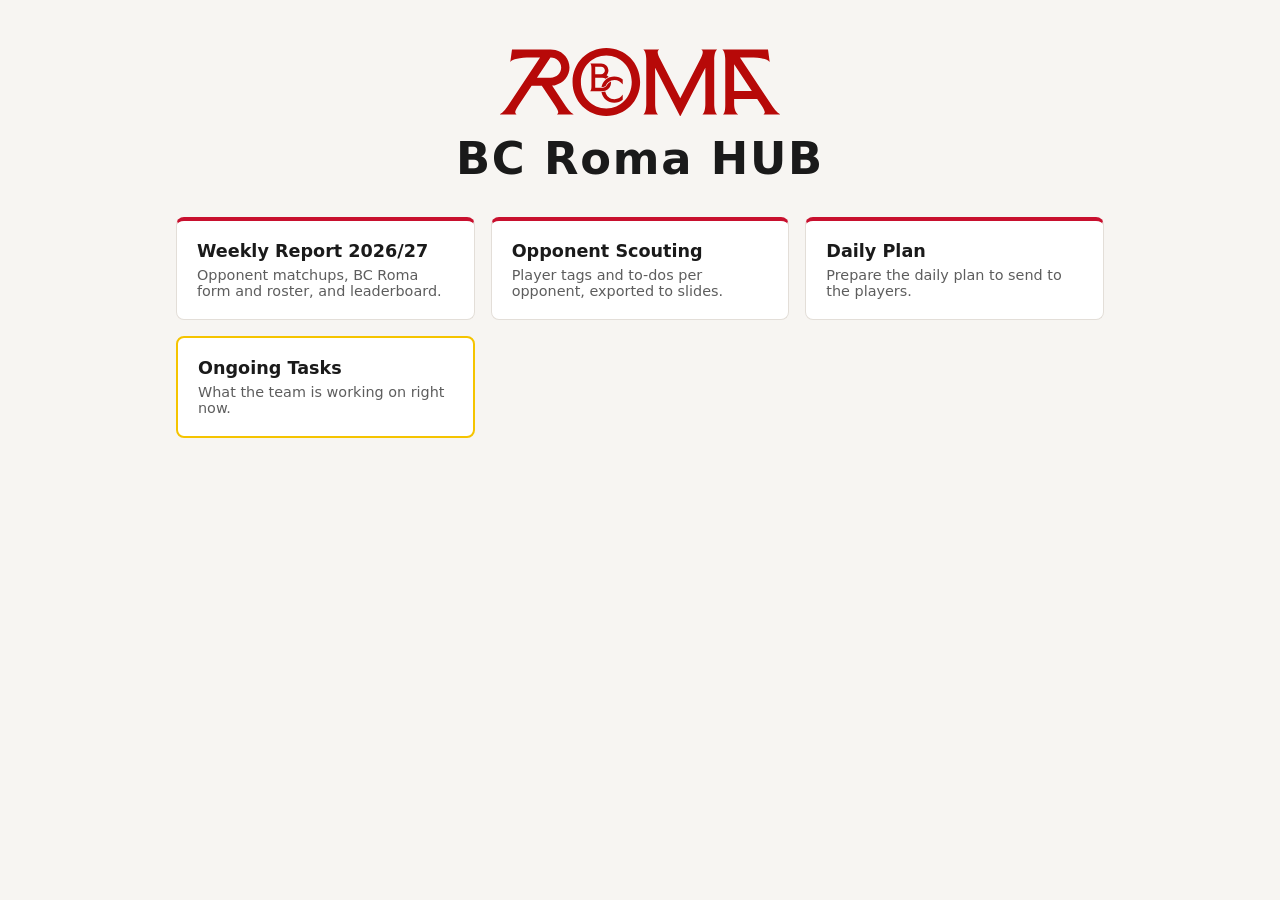
<file: index.html>
<!doctype html>
<html lang="en">
<head>
  <meta charset="utf-8">
  <meta name="viewport" content="width=device-width, initial-scale=1">
  <title>BC Roma HUB</title>
  <link rel="icon" href="assets/logo.svg" type="image/svg+xml">
  <link rel="stylesheet" href="style.css">
</head>
<body>
  <header>
    <img src="assets/logo.svg" alt="BC Roma logo" class="logo">
    <h1>BC Roma HUB</h1>
  </header>
  <main>
    <ul class="tools">
      <li>
        <a href="https://martinig94.github.io/bc-roma-2627-analysis/" class="tool">
          <span class="tool-name">Weekly Report 2026/27</span>
          <span class="tool-desc">Opponent matchups, BC Roma form and roster, and leaderboard.</span>
        </a>
      </li>
      <li>
        <a href="https://martinig94.github.io/bc-roma-scouting/" class="tool">
          <span class="tool-name">Opponent Scouting</span>
          <span class="tool-desc">Player tags and to-dos per opponent, exported to slides.</span>
        </a>
      </li>
      <li>
        <a href="https://bc-roma-daily-plan.streamlit.app/" class="tool">
          <span class="tool-name">Daily Plan</span>
          <span class="tool-desc">Prepare the daily plan to send to the players.</span>
        </a>
      </li>
      <li>
        <a href="tasks.html" class="tool tool-yellow">
          <span class="tool-name">Ongoing Tasks</span>
          <span class="tool-desc">What the team is working on right now.</span>
        </a>
      </li>
    </ul>
  </main>
</body>
</html>
</file>
<file: style.css>
:root {
  --bg: #f7f5f2;
  --fg: #1a1a1a;
  --card: #ffffff;
  --border: #e3ded8;
  --accent: #c8102e;
}
@media (prefers-color-scheme: dark) {
  :root {
    --bg: #141414;
    --fg: #f2f2f2;
    --card: #1f1f1f;
    --border: #333;
  }
}
* { box-sizing: border-box; }
body {
  margin: 0;
  background: var(--bg);
  color: var(--fg);
  font-family: system-ui, -apple-system, "Segoe UI", sans-serif;
}
header {
  display: flex;
  flex-direction: column;
  align-items: center;
  gap: 1rem;
  padding: 3rem 1rem 2rem;
}
.logo { width: min(280px, 70vw); height: auto; }
h1 { margin: 0; font-size: clamp(1.8rem, 5vw, 2.8rem); letter-spacing: 0.04em; }
main { max-width: 960px; margin: 0 auto; padding: 0 1rem 3rem; }
.tools {
  list-style: none;
  margin: 0;
  padding: 0;
  display: grid;
  grid-template-columns: repeat(auto-fill, minmax(240px, 1fr));
  gap: 1rem;
}
.tool {
  display: block;
  height: 100%;
  padding: 1.25rem;
  background: var(--card);
  border: 1px solid var(--border);
  border-top: 4px solid var(--accent);
  border-radius: 8px;
  color: inherit;
  text-decoration: none;
}
.tool:hover, .tool:focus-visible { border-color: var(--accent); }
.tool-name { display: block; font-weight: 600; font-size: 1.1rem; }
.tool-desc { display: block; margin-top: 0.4rem; font-size: 0.9rem; opacity: 0.7; }
:root { --yellow: #f5c400; }
.tool-yellow, .tool-yellow:hover, .tool-yellow:focus-visible {
  border: 2px solid var(--yellow);
}
.page { max-width: 760px; margin: 0 auto; padding: 1.5rem 1rem 3rem; }
.back { display: inline-block; margin-bottom: 1rem; color: inherit; opacity: 0.7; }
.page img { max-width: 100%; }
.page table { border-collapse: collapse; }
.page th, .page td { border: 1px solid var(--border); padding: 0.4rem 0.7rem; }
</file>
